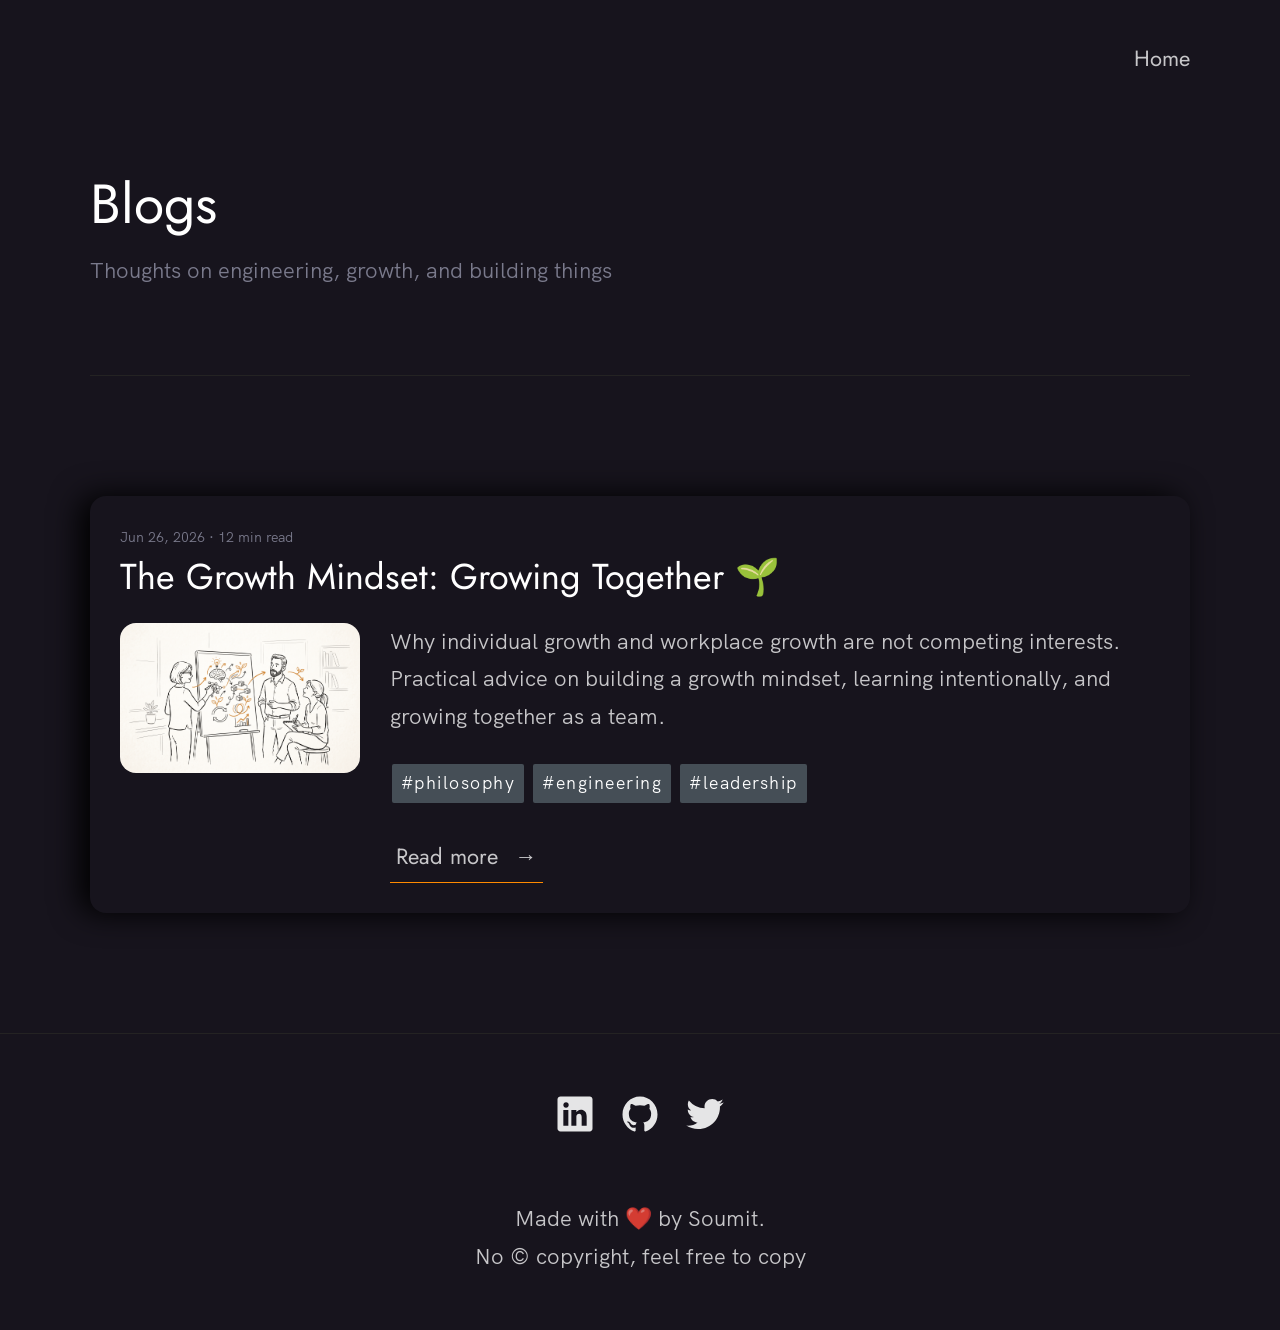
<file: public/blog/index.html>
<!DOCTYPE html>
<html lang="en">
  <head>
    <meta charset="UTF-8" />
    <meta name="viewport" content="width=device-width, initial-scale=1.0" />
    <title>Blogs - Soumit Das</title>
    <meta name="description" content="Blog posts by Soumit Das on engineering leadership, growth mindset, LLM, AI Coding, AI Workflows, TypeScript, NestJS, MongoDB, AWS etc" />
    <link rel="canonical" href="https://www.soumitdas.com/blog/" />
    <meta property="og:title" content="Blogs - Soumit Das" />
    <meta property="og:description" content="Blog posts by Soumit Das on engineering leadership, growth mindset, LLM, AI Coding, AI Workflows, TypeScript, NestJS, MongoDB, AWS etc" />
    <meta property="og:type" content="website" />
    <meta property="og:url" content="https://www.soumitdas.com/blog/" />
    <meta property="og:image" content="https://www.soumitdas.com/static/images/blogs/gm_cover.png" />
    <meta name="twitter:card" content="summary_large_image" />
    <meta name="twitter:title" content="Blogs - Soumit Das" />
    <meta name="twitter:description" content="Blog posts by Soumit Das on engineering leadership, growth mindset, LLM, AI Coding, AI Workflows, TypeScript, NestJS, MongoDB, AWS etc" />
    <meta name="twitter:image" content="https://www.soumitdas.com/static/images/blogs/gm_cover.png" />
    <link rel="shortcut icon" href="../favicon.ico" type="image/x-icon" />
    <link rel="preload" as="font" href="../static/fonts/HKGrotesk-Regular.woff" type="font/woff" crossorigin="anonymous" />
    <link rel="preload" as="font" href="../static/fonts/Jost-Regular.ttf" type="font/ttf" crossorigin="anonymous" />
    <link rel="stylesheet" href="../static/css/style.css" />
    <!-- Global site tag (gtag.js) - Google Analytics -->
    <script async src="https://www.googletagmanager.com/gtag/js?id=UA-115210819-5"></script>
    <script>
      if (window.location.hostname !== "localhost") {
        window.dataLayer = window.dataLayer || [];
        function gtag(){dataLayer.push(arguments);}
        gtag('js', new Date());

        gtag('config', 'UA-115210819-5');
      }
    </script>
  </head>
  <body>
    <header class="header">
      <div class="container">
        <nav class="navbar" role="navigation">
          <ul class="navbar-items">
            <li class="navbar-item">
              <a href="/" class="navbar-link">Home</a>
            </li>
          </ul>
        </nav>
        <div class="page-banner">
          <h1 class="heading-primary">Blogs</h1>
          <p class="subtitle">Thoughts on engineering, growth, and building things</p>
        </div>
      </div>
    </header>
    <main>
      <section>
        <div class="container">
          <div class="blog-posts-list">
            <article class="blog-post-item">
              <header>
                <p class="blog-post-meta">
                  <time datetime="2026-06-26">Jun 26, 2026</time>
                  <span>&middot;</span> 12 min read
                </p>
                <h3>
                  <a href="./growth-mindset-growing-together/" class="blog-post-title">
                    The Growth Mindset: Growing Together
                    <span>🌱</span>
                  </a>
                </h3>
              </header>
              <div class="blog-post-preview">
                <figure class="blog-post-image">
                  <img src="../static/images/blogs/gm_cover.png" alt="Sketch representing growth mindset and shared learning" />
                </figure>
                <div class="blog-post-body">
                  <p class="blog-post-excerpt">
                    Why individual growth and workplace growth are not competing interests. Practical advice on building a growth mindset, learning intentionally, and growing together as a team.
                  </p>
                  <div class="tags">
                    <span class="tag tag-small">#philosophy</span>
                    <span class="tag tag-small">#engineering</span>
                    <span class="tag tag-small">#leadership</span>
                  </div>
                </div>
              </div>
              <a href="./growth-mindset-growing-together/" class="link-text">
                Read more <span>&rarr;</span>
              </a>
            </article>
          </div>
        </div>
      </section>
    </main>
    <footer class="footer">
      <div class="container">
        <ul class="footer-social-links">
          <li class="footer-social-link-item">
            <a href="https://www.linkedin.com/in/soumitdas99" title="Link to LinkedIn Profile">
              <img src="../static/images/linkedin.svg" class="footer-social-image" alt="LinkedIn" />
            </a>
          </li>
          <li class="footer-social-link-item">
            <a href="https://github.com/soumitdas/" title="Link to Github Profile">
              <img src="../static/images/github.svg" class="footer-social-image" alt="GitHub" />
            </a>
          </li>
          <li class="footer-social-link-item">
            <a href="https://twitter.com/soumitdas99" title="Link to Twitter Profile">
              <img src="../static/images/twitter.svg" class="footer-social-image" alt="Twitter" />
            </a>
          </li>
        </ul>
        <p>
          Made with ❤️ by Soumit. <br />
          No &copy; copyright, feel free to copy
        </p>
      </div>
    </footer>
    <a href="#top" class="back-to-top" title="Back to Top">
      <img src="../static/images/arrow_up.svg" alt="Back to Top" />
    </a>
    <script src="../static/js/main.js"></script>
  </body>
</html>
</file>
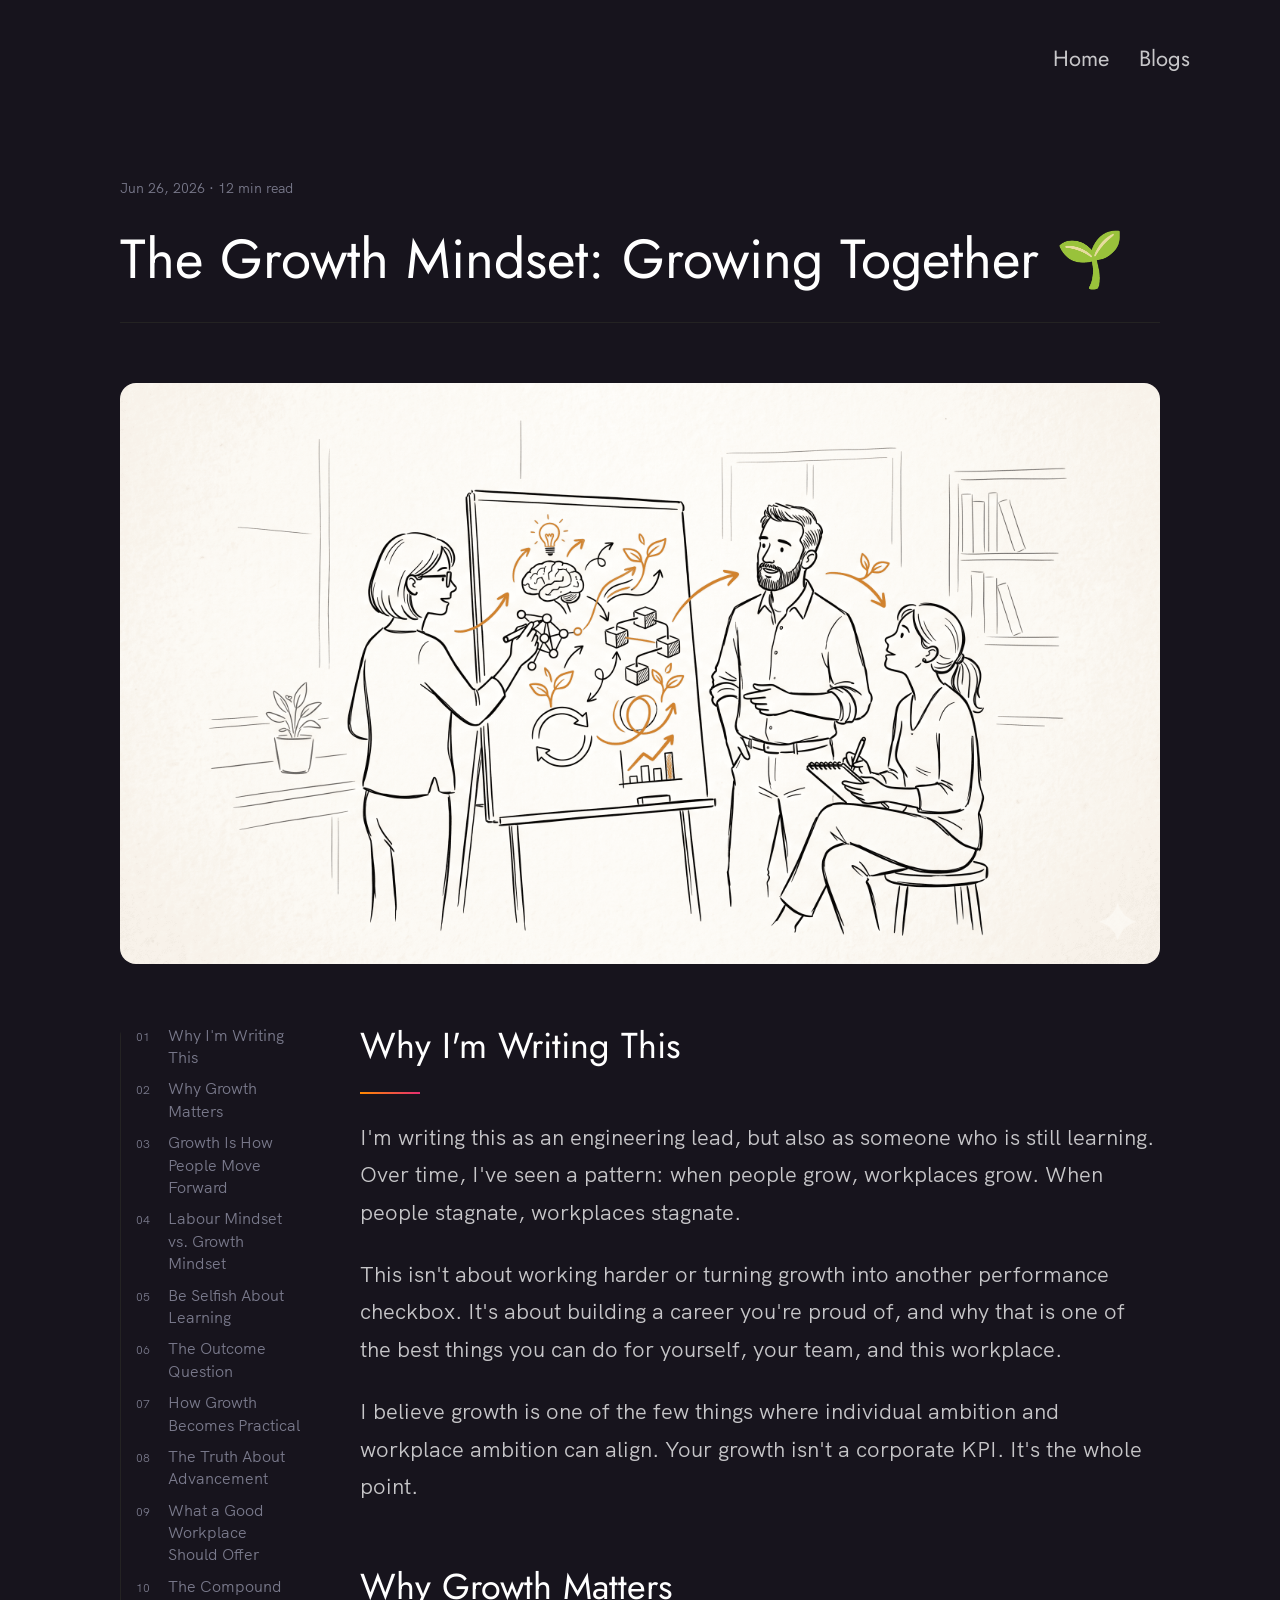
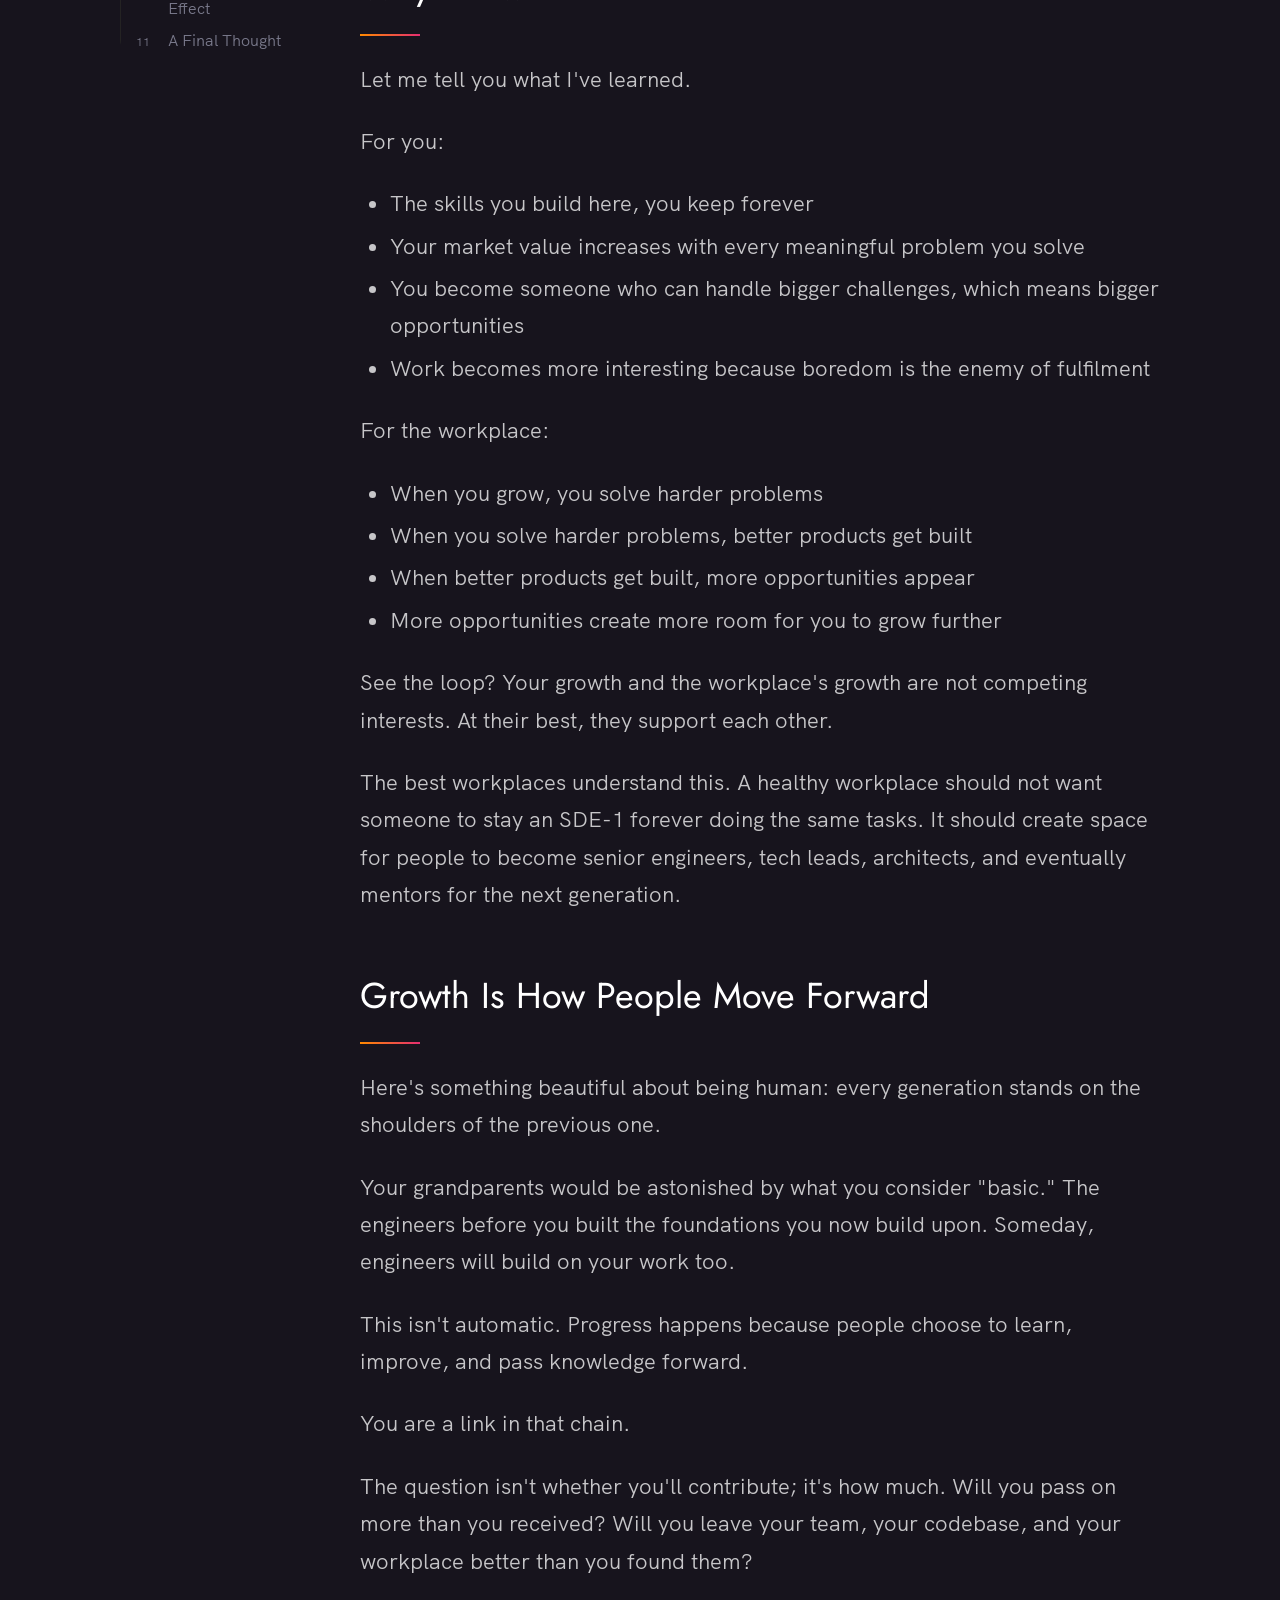
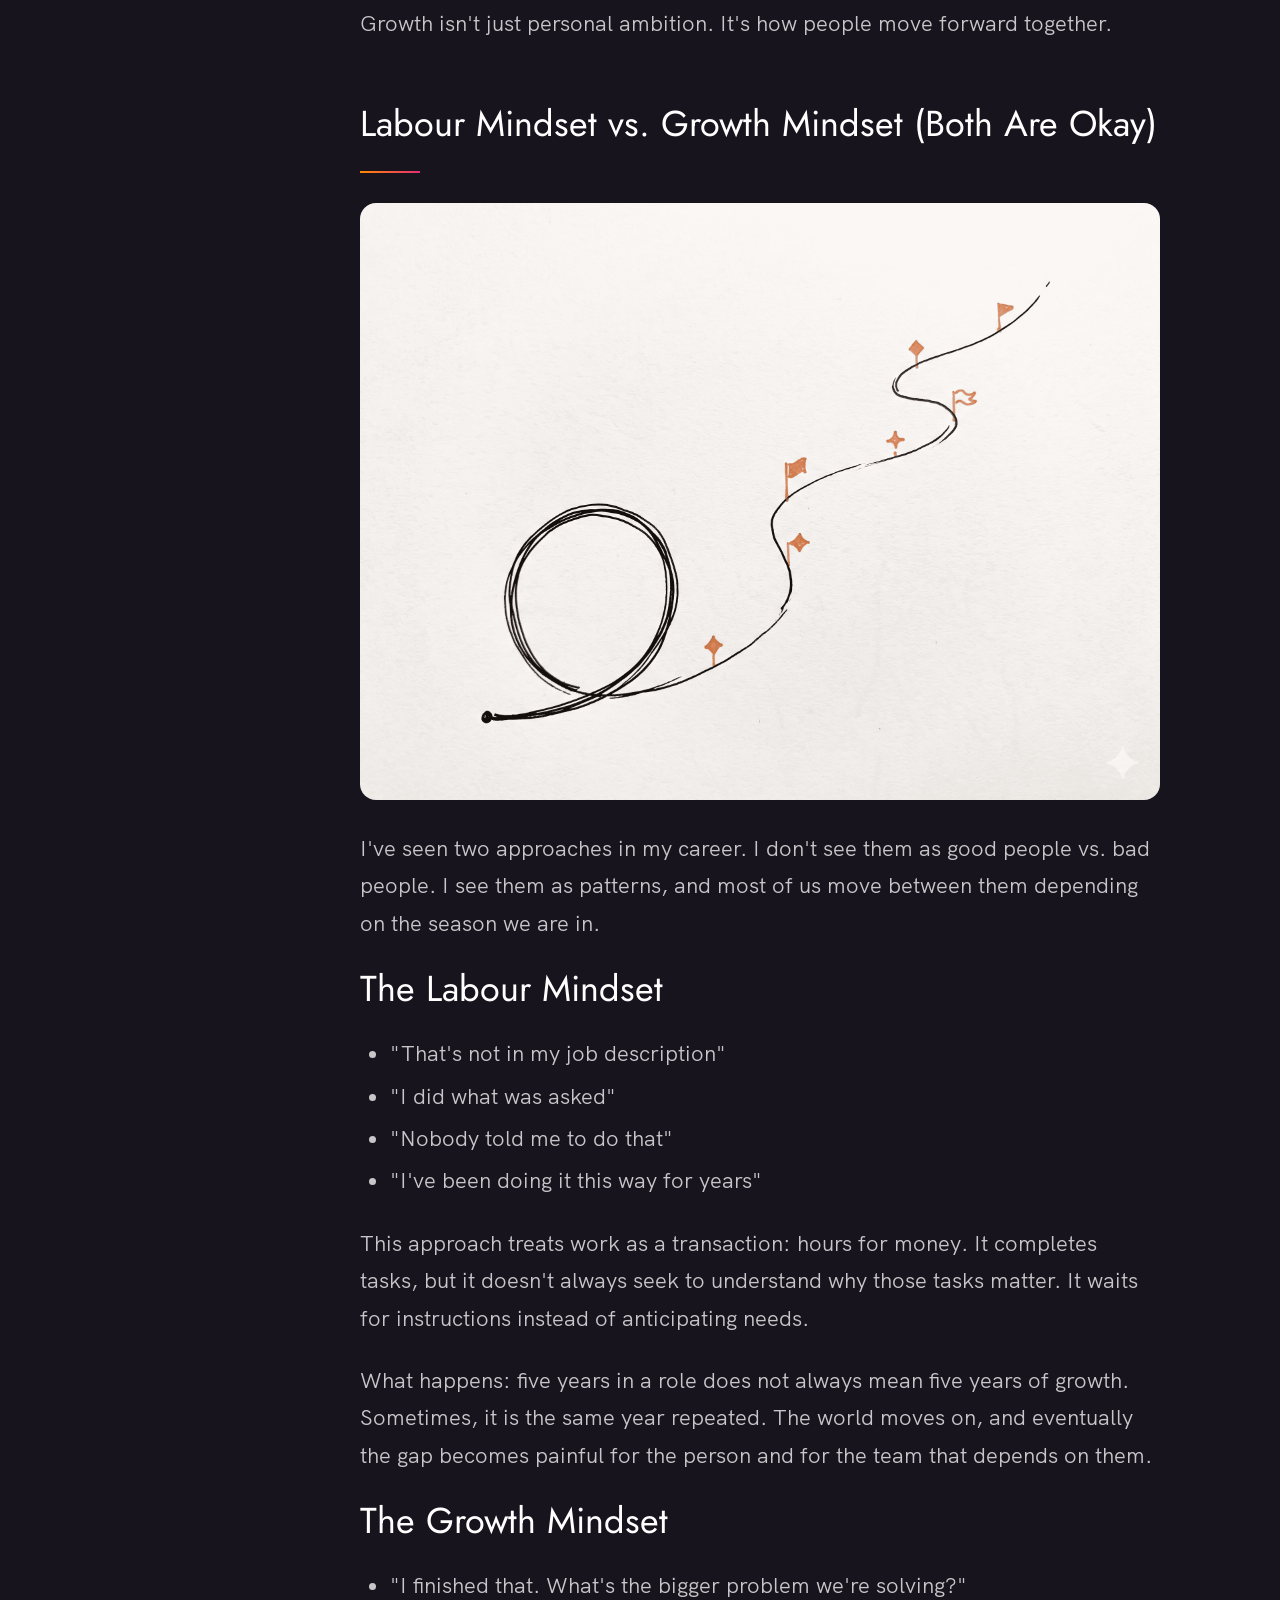
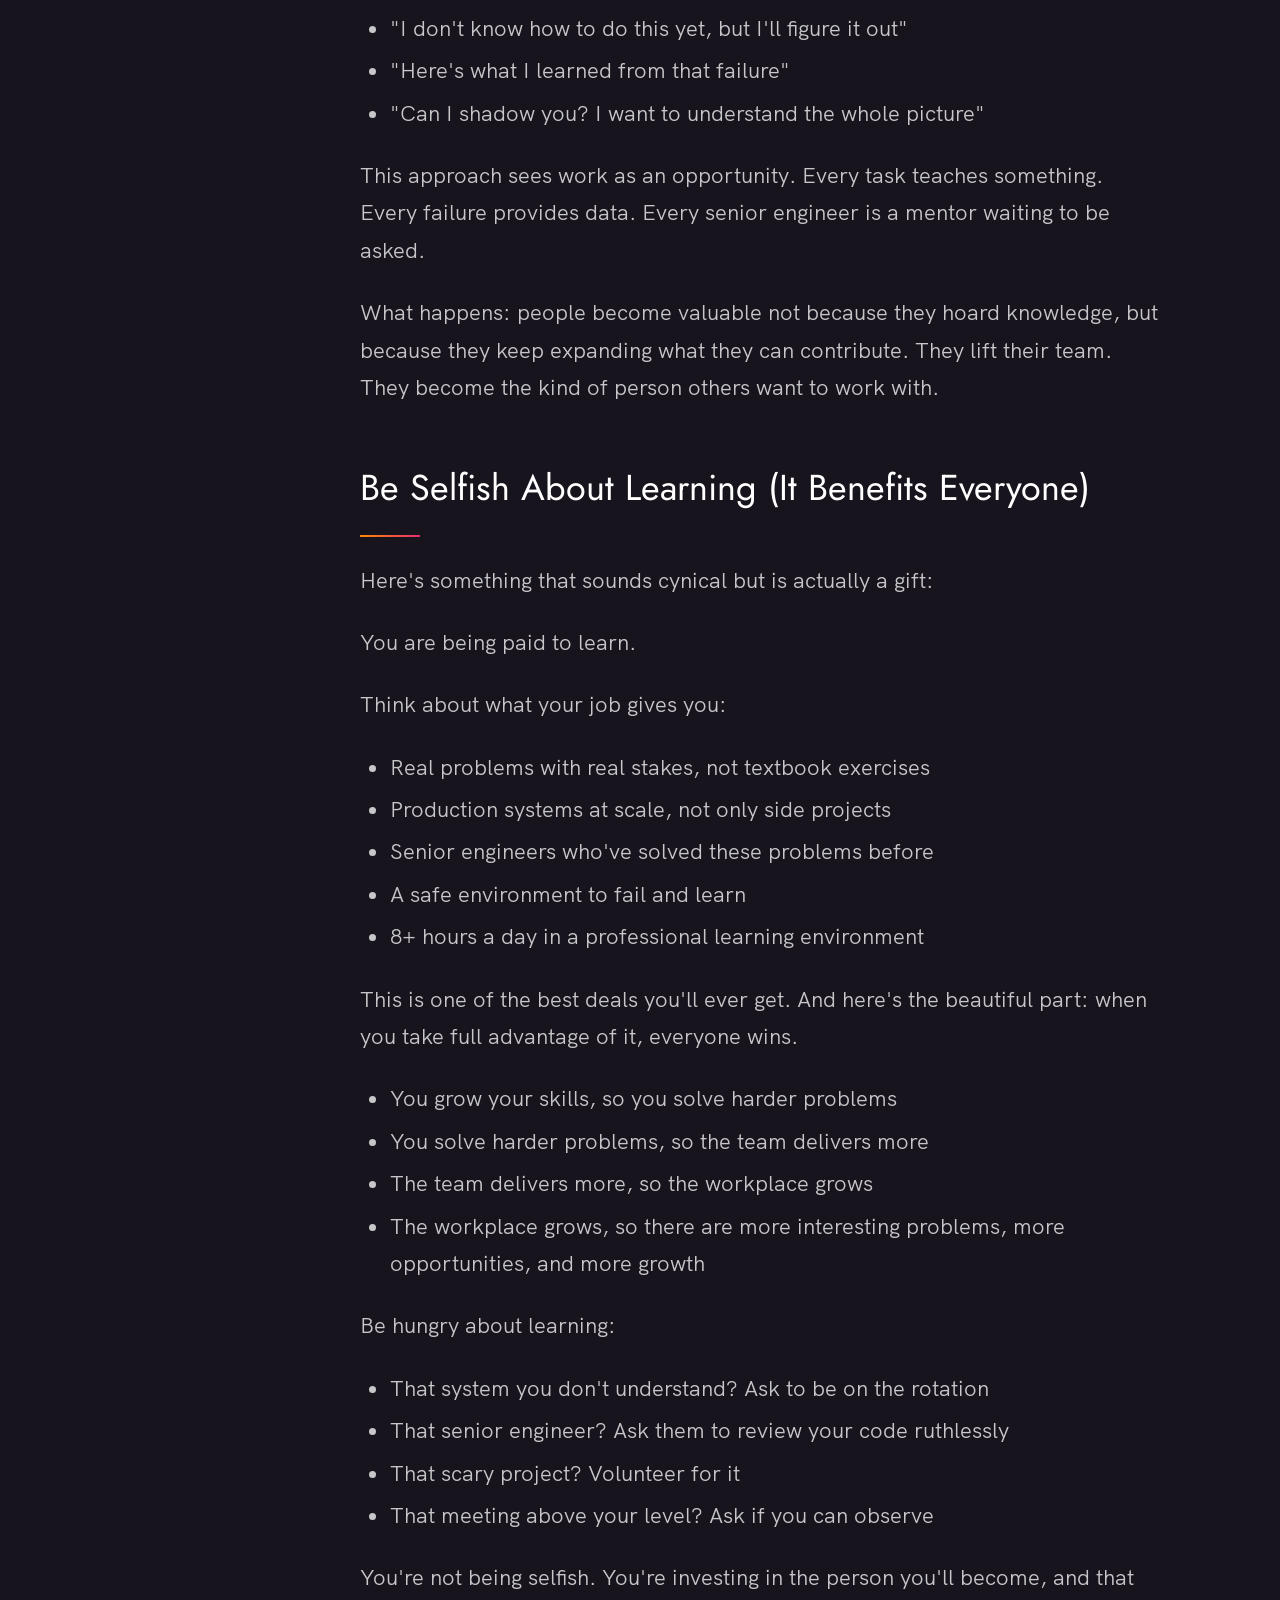
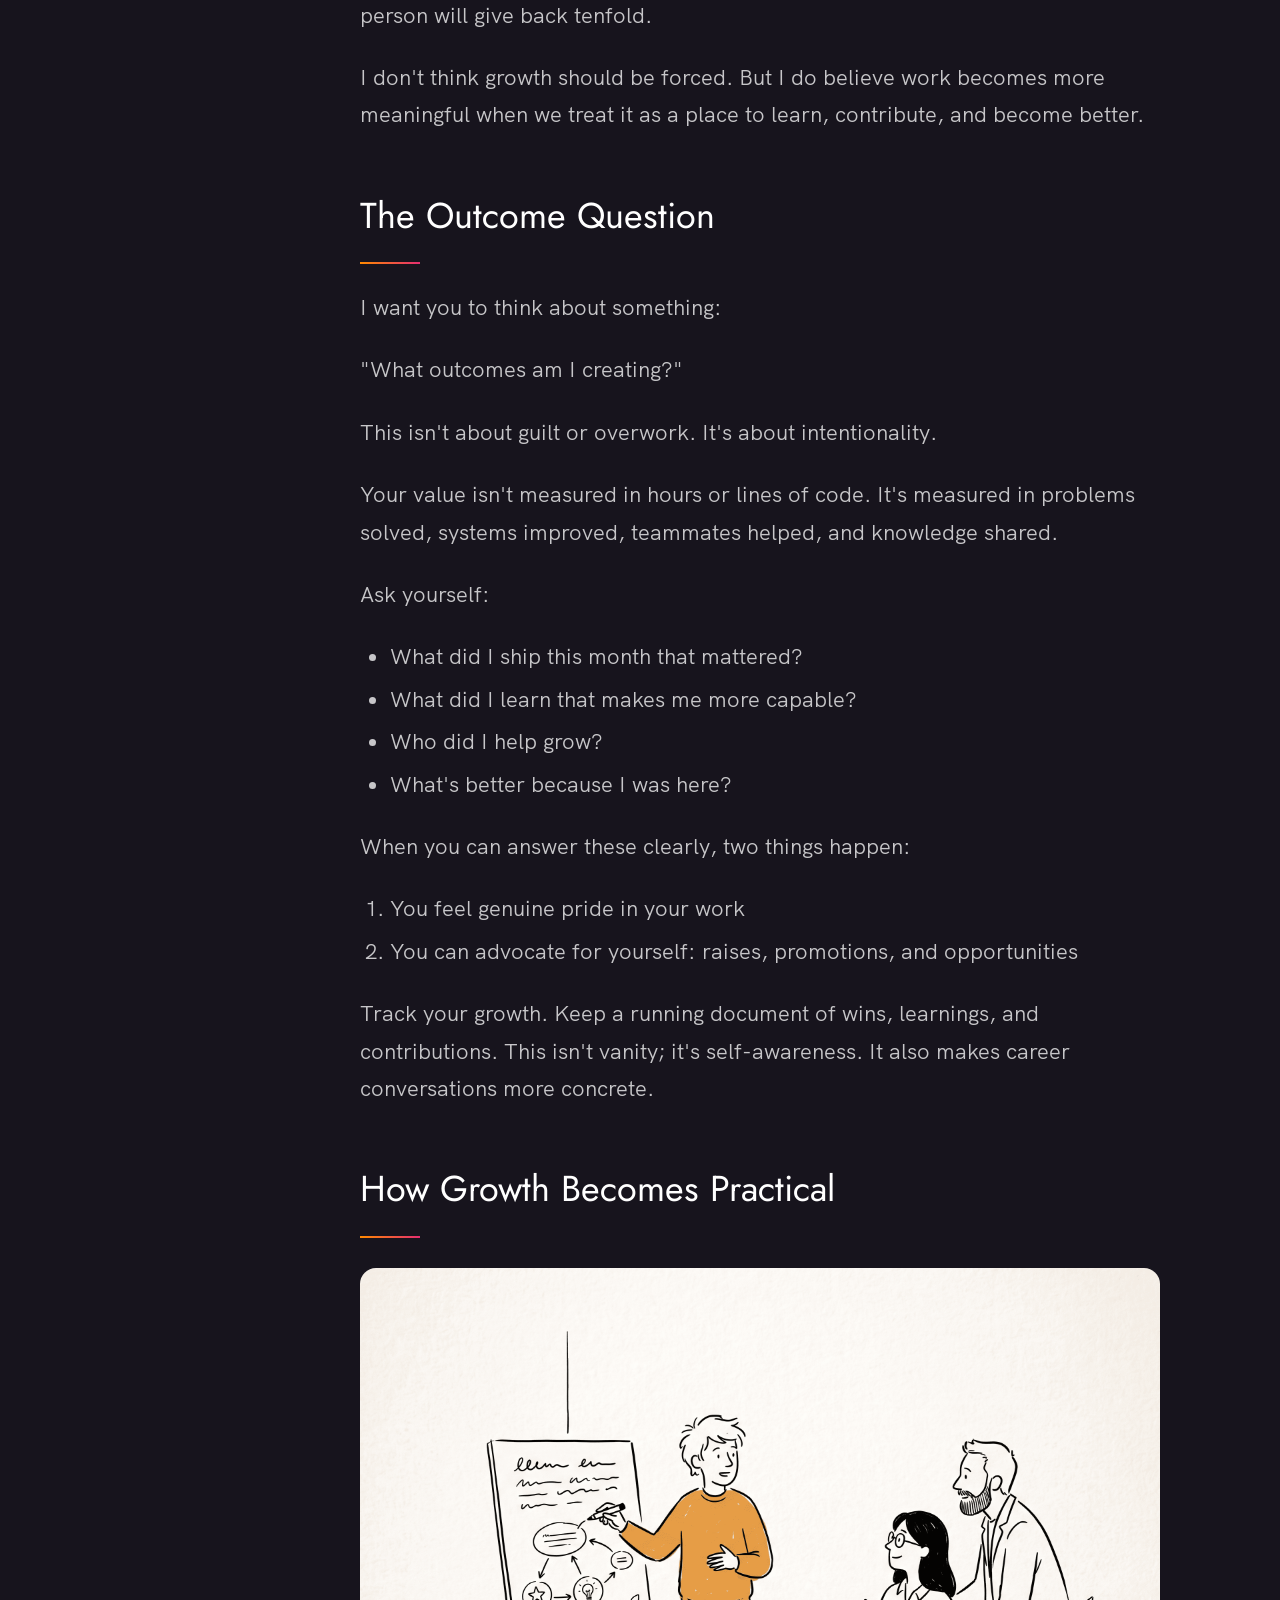
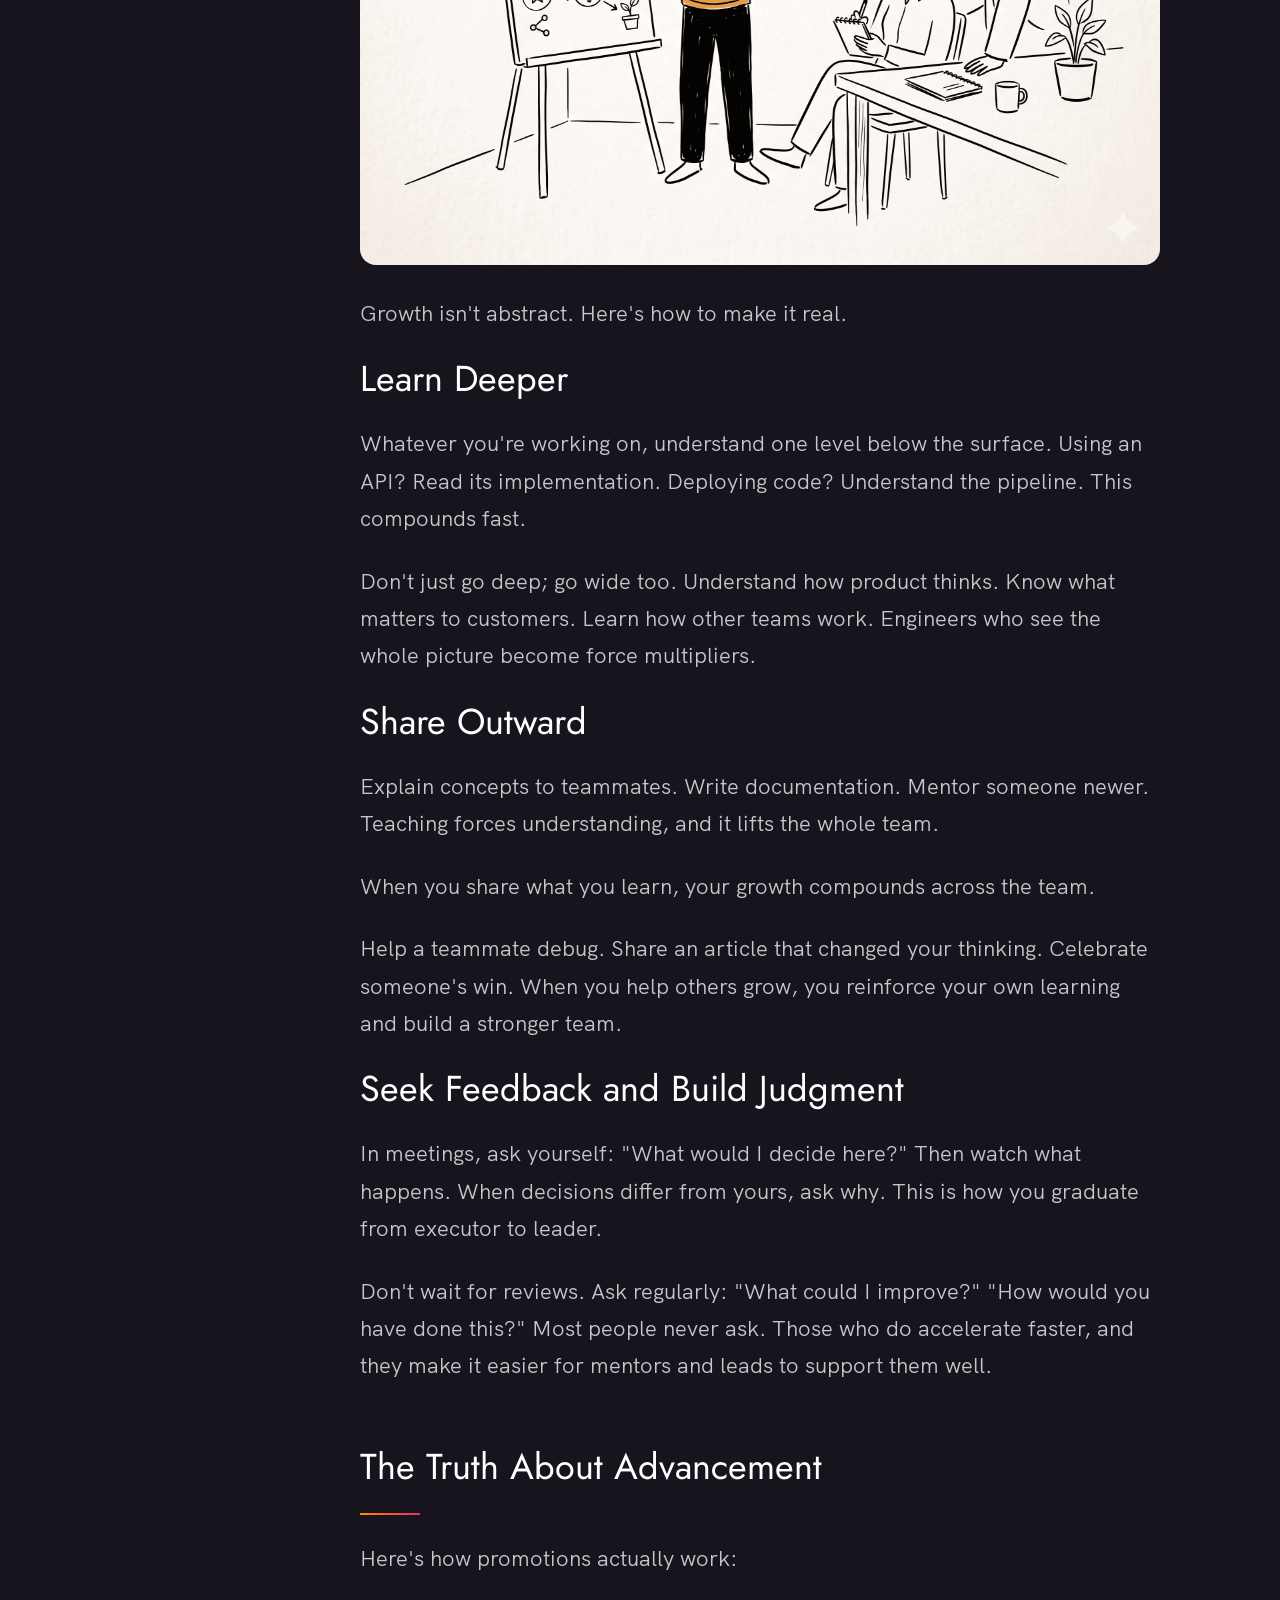
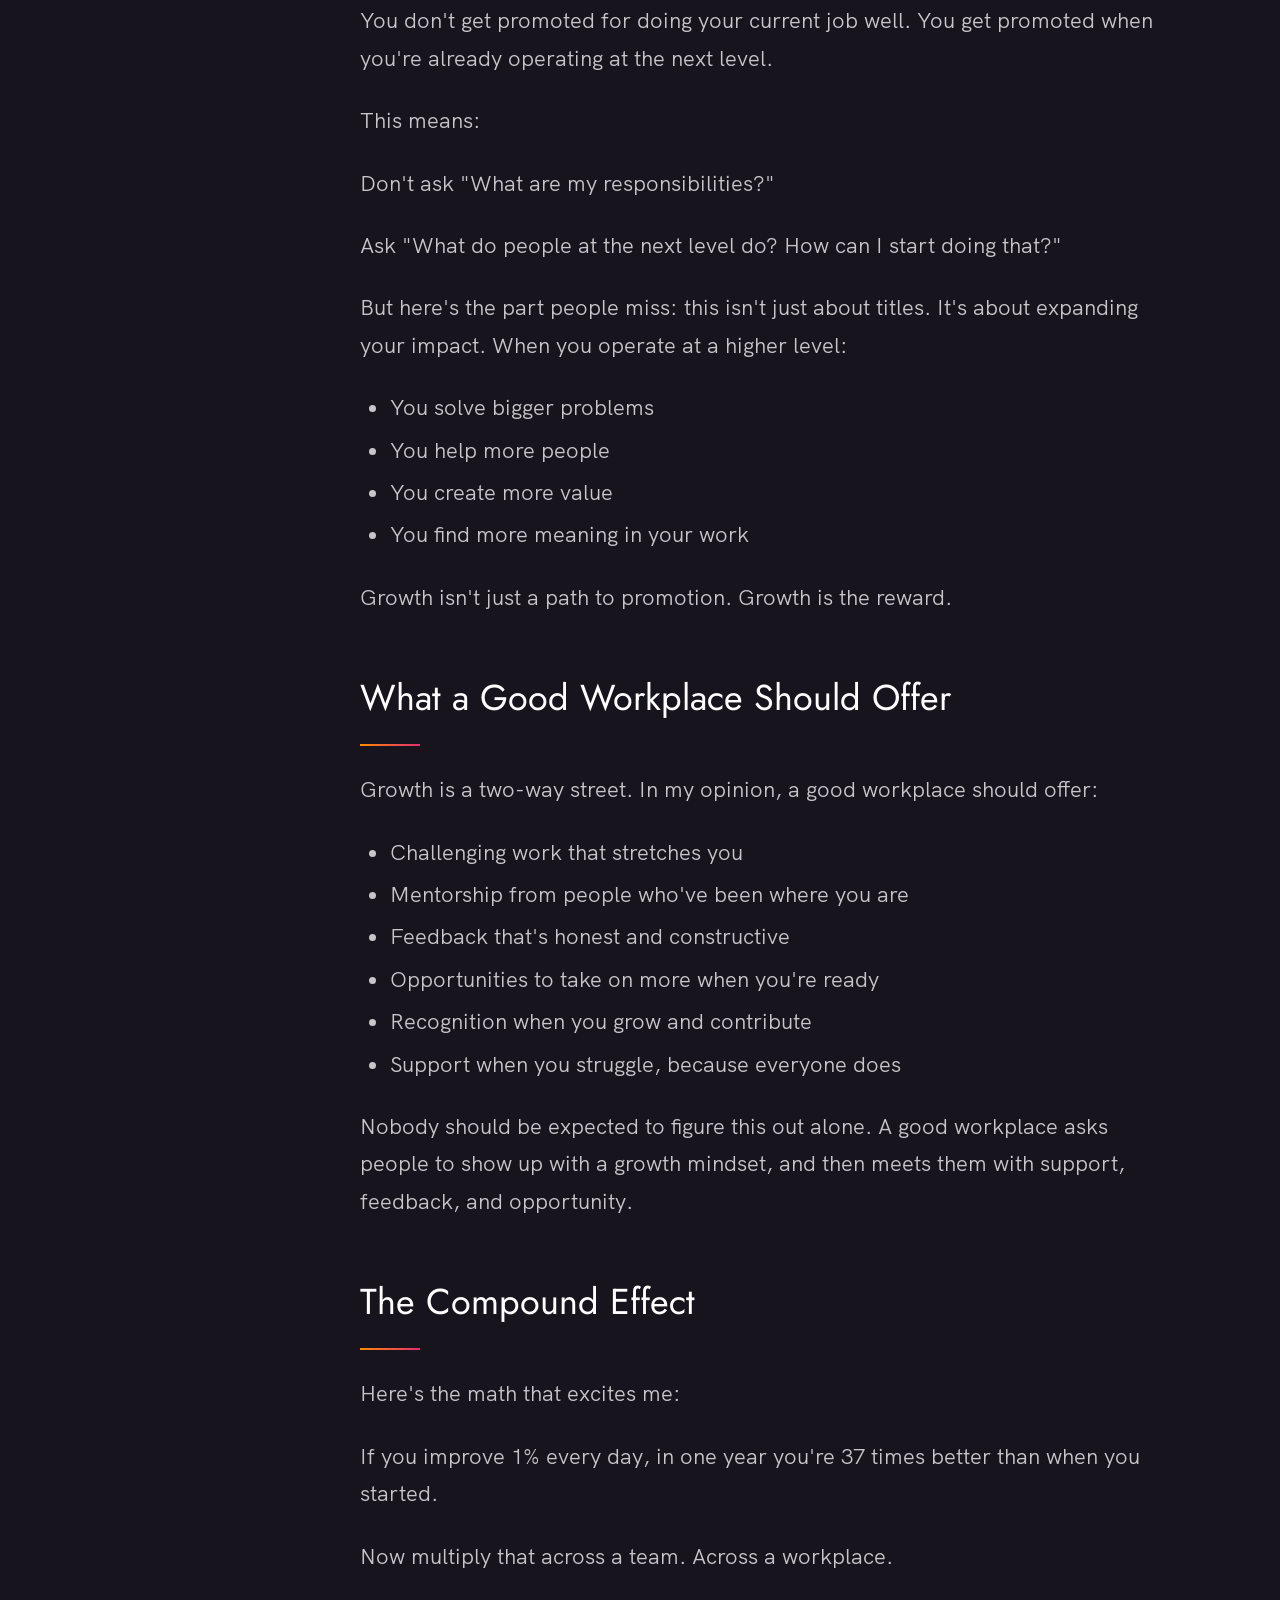
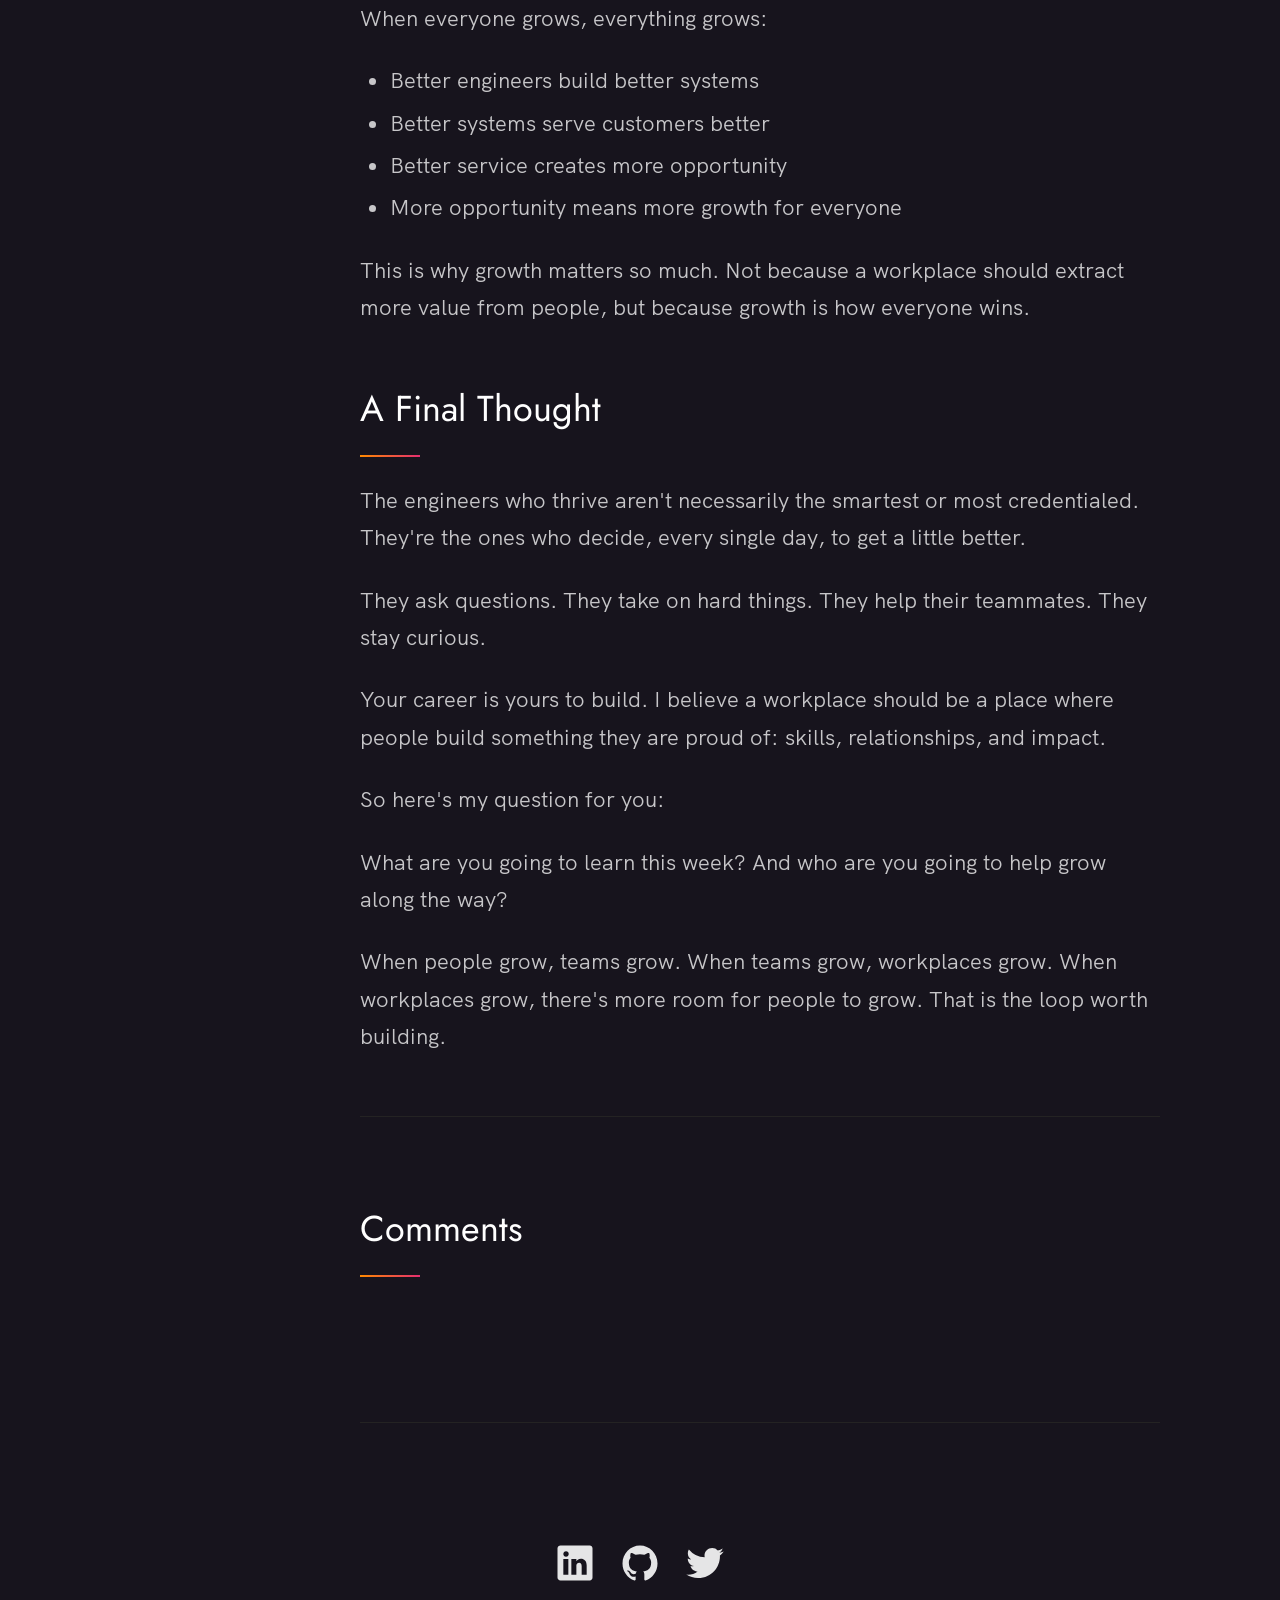
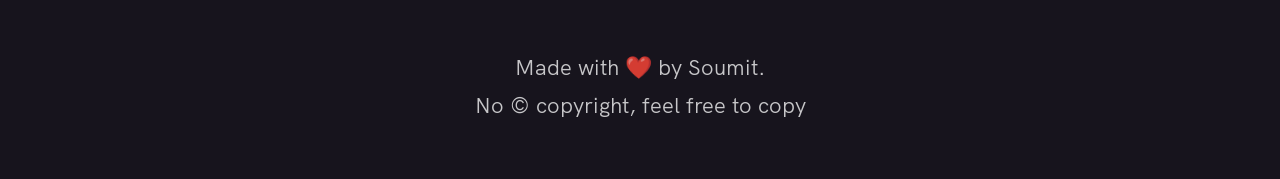
<file: public/blog/growth-mindset-growing-together/index.html>
<!DOCTYPE html>
<html lang="en">
  <head>
    <meta charset="UTF-8" />
    <meta name="viewport" content="width=device-width, initial-scale=1.0" />
    <title>The Growth Mindset: Growing Together - Soumit Das</title>
    <meta name="description" content="Why individual growth and workplace growth are not competing interests. Practical advice on building a growth mindset, learning intentionally, and growing together as a team." />
    <link rel="canonical" href="https://www.soumitdas.com/blog/growth-mindset-growing-together/" />
    <meta property="og:title" content="The Growth Mindset: Growing Together - Soumit Das" />
    <meta property="og:description" content="Why individual growth and workplace growth are not competing interests. Practical advice on building a growth mindset, learning intentionally, and growing together as a team." />
    <meta property="og:type" content="article" />
    <meta property="og:url" content="https://www.soumitdas.com/blog/growth-mindset-growing-together/" />
    <meta property="og:image" content="https://www.soumitdas.com/static/images/blogs/gm_cover.png" />
    <meta property="article:published_time" content="2026-06-26" />
    <meta property="article:author" content="Soumit Das" />
    <meta name="twitter:card" content="summary_large_image" />
    <meta name="twitter:title" content="The Growth Mindset: Growing Together - Soumit Das" />
    <meta name="twitter:description" content="Why individual growth and workplace growth are not competing interests. Practical advice on building a growth mindset, learning intentionally, and growing together as a team." />
    <meta name="twitter:image" content="https://www.soumitdas.com/static/images/blogs/gm_cover.png" />
    <link rel="shortcut icon" href="../../favicon.ico" type="image/x-icon" />
    <link rel="preload" as="font" href="../../static/fonts/HKGrotesk-Regular.woff" type="font/woff" crossorigin="anonymous" />
    <link rel="preload" as="font" href="../../static/fonts/Jost-Regular.ttf" type="font/ttf" crossorigin="anonymous" />
    <link rel="stylesheet" href="../../static/css/style.css" />
    <!-- Global site tag (gtag.js) - Google Analytics -->
    <script async src="https://www.googletagmanager.com/gtag/js?id=UA-115210819-5"></script>
    <script>
      if (window.location.hostname !== "localhost") {
        window.dataLayer = window.dataLayer || [];
        function gtag(){dataLayer.push(arguments);}
        gtag('js', new Date());

        gtag('config', 'UA-115210819-5');
      }
    </script>
  </head>
  <body>
    <header class="header">
      <div class="container">
        <nav class="navbar" role="navigation">
          <ul class="navbar-items">
            <li class="navbar-item">
              <a href="/" class="navbar-link">Home</a>
            </li>
            <li class="navbar-item">
              <a href="/blog/" class="navbar-link">Blogs</a>
            </li>
          </ul>
        </nav>
      </div>
    </header>
    <main>
      <article class="blog-article">
        <div class="container container-narrow">
          <div class="blog-article-layout">
            <header class="blog-article-header">
              <p class="blog-post-meta">
                <time datetime="2026-06-26">Jun 26, 2026</time>
                <span>&middot;</span> 12 min read
              </p>
              <h1>The Growth Mindset: Growing Together <span>🌱</span></h1>
            </header>
            <figure class="blog-article-image blog-article-cover">
              <img src="../../static/images/blogs/gm_cover.png" alt="Sketch representing growth mindset and shared learning" />
            </figure>
            <aside class="toc toc-desktop" aria-label="Table of Contents">
              <nav>
                <ol>
                  <li><a href="#why-im-writing-this">Why I'm Writing This</a></li>
                  <li><a href="#why-growth-matters">Why Growth Matters</a></li>
                  <li><a href="#growth-is-how-people-move-forward">Growth Is How People Move Forward</a></li>
                  <li><a href="#labour-mindset-vs-growth-mindset">Labour Mindset vs. Growth Mindset</a></li>
                  <li><a href="#be-selfish-about-learning">Be Selfish About Learning</a></li>
                  <li><a href="#the-outcome-question">The Outcome Question</a></li>
                  <li><a href="#how-growth-becomes-practical">How Growth Becomes Practical</a></li>
                  <li><a href="#the-truth-about-advancement">The Truth About Advancement</a></li>
                  <li><a href="#what-a-good-workplace-should-offer">What a Good Workplace Should Offer</a></li>
                  <li><a href="#the-compound-effect">The Compound Effect</a></li>
                  <li><a href="#a-final-thought">A Final Thought</a></li>
                </ol>
              </nav>
            </aside>

            <div class="blog-article-content">

            <details class="toc toc-mobile">
              <summary>In this article</summary>
              <nav aria-label="Table of Contents">
                <ol>
                  <li><a href="#why-im-writing-this">Why I'm Writing This</a></li>
                  <li><a href="#why-growth-matters">Why Growth Matters</a></li>
                  <li><a href="#growth-is-how-people-move-forward">Growth Is How People Move Forward</a></li>
                  <li><a href="#labour-mindset-vs-growth-mindset">Labour Mindset vs. Growth Mindset</a></li>
                  <li><a href="#be-selfish-about-learning">Be Selfish About Learning</a></li>
                  <li><a href="#the-outcome-question">The Outcome Question</a></li>
                  <li><a href="#how-growth-becomes-practical">How Growth Becomes Practical</a></li>
                  <li><a href="#the-truth-about-advancement">The Truth About Advancement</a></li>
                  <li><a href="#what-a-good-workplace-should-offer">What a Good Workplace Should Offer</a></li>
                  <li><a href="#the-compound-effect">The Compound Effect</a></li>
                  <li><a href="#a-final-thought">A Final Thought</a></li>
                </ol>
              </nav>
            </details>

            <h2 id="why-im-writing-this">Why I'm Writing This</h2>
            <p>
              I'm writing this as an engineering lead, but also as someone who is still learning. Over time, I've seen a pattern: when people grow, workplaces grow. When people stagnate, workplaces stagnate.
            </p>
            <p>
              This isn't about working harder or turning growth into another performance checkbox. It's about building a career you're proud of, and why that is one of the best things you can do for yourself, your team, and this workplace.
            </p>
            <p>
              I believe growth is one of the few things where individual ambition and workplace ambition can align. Your growth isn't a corporate KPI. It's the whole point.
            </p>

            <h2 id="why-growth-matters">Why Growth Matters</h2>
            <p>Let me tell you what I've learned.</p>
            <p>For you:</p>
            <ul>
              <li>The skills you build here, you keep forever</li>
              <li>Your market value increases with every meaningful problem you solve</li>
              <li>You become someone who can handle bigger challenges, which means bigger opportunities</li>
              <li>Work becomes more interesting because boredom is the enemy of fulfilment</li>
            </ul>
            <p>For the workplace:</p>
            <ul>
              <li>When you grow, you solve harder problems</li>
              <li>When you solve harder problems, better products get built</li>
              <li>When better products get built, more opportunities appear</li>
              <li>More opportunities create more room for you to grow further</li>
            </ul>
            <p>
              See the loop? Your growth and the workplace's growth are not competing interests. At their best, they support each other.
            </p>
            <p>
              The best workplaces understand this. A healthy workplace should not want someone to stay an SDE-1 forever doing the same tasks. It should create space for people to become senior engineers, tech leads, architects, and eventually mentors for the next generation.
            </p>

            <h2 id="growth-is-how-people-move-forward">Growth Is How People Move Forward</h2>
            <p>
              Here's something beautiful about being human: every generation stands on the shoulders of the previous one.
            </p>
            <p>
              Your grandparents would be astonished by what you consider "basic." The engineers before you built the foundations you now build upon. Someday, engineers will build on your work too.
            </p>
            <p>
              This isn't automatic. Progress happens because people choose to learn, improve, and pass knowledge forward.
            </p>
            <p>
              You are a link in that chain.
            </p>
            <p>
              The question isn't whether you'll contribute; it's how much. Will you pass on more than you received? Will you leave your team, your codebase, and your workplace better than you found them?
            </p>
            <p>
              Growth isn't just personal ambition. It's how people move forward together.
            </p>

            <h2 id="labour-mindset-vs-growth-mindset">Labour Mindset vs. Growth Mindset (Both Are Okay)</h2>
            <figure class="blog-article-image">
              <img src="../../static/images/blogs/gm_growth_mindest.png" alt="Sketch showing two paths for different mindsets" />
            </figure>
            <p>
              I've seen two approaches in my career. I don't see them as good people vs. bad people. I see them as patterns, and most of us move between them depending on the season we are in.
            </p>

            <h3>The Labour Mindset</h3>
            <ul>
              <li>"That's not in my job description"</li>
              <li>"I did what was asked"</li>
              <li>"Nobody told me to do that"</li>
              <li>"I've been doing it this way for years"</li>
            </ul>
            <p>
              This approach treats work as a transaction: hours for money. It completes tasks, but it doesn't always seek to understand why those tasks matter. It waits for instructions instead of anticipating needs.
            </p>
            <p>
              What happens: five years in a role does not always mean five years of growth. Sometimes, it is the same year repeated. The world moves on, and eventually the gap becomes painful for the person and for the team that depends on them.
            </p>

            <h3>The Growth Mindset</h3>
            <ul>
              <li>"I finished that. What's the bigger problem we're solving?"</li>
              <li>"I don't know how to do this yet, but I'll figure it out"</li>
              <li>"Here's what I learned from that failure"</li>
              <li>"Can I shadow you? I want to understand the whole picture"</li>
            </ul>
            <p>
              This approach sees work as an opportunity. Every task teaches something. Every failure provides data. Every senior engineer is a mentor waiting to be asked.
            </p>
            <p>
              What happens: people become valuable not because they hoard knowledge, but because they keep expanding what they can contribute. They lift their team. They become the kind of person others want to work with.
            </p>

            <h2 id="be-selfish-about-learning">Be Selfish About Learning (It Benefits Everyone)</h2>
            <p>
              Here's something that sounds cynical but is actually a gift:
            </p>
            <p>
              You are being paid to learn.
            </p>
            <p>Think about what your job gives you:</p>
            <ul>
              <li>Real problems with real stakes, not textbook exercises</li>
              <li>Production systems at scale, not only side projects</li>
              <li>Senior engineers who've solved these problems before</li>
              <li>A safe environment to fail and learn</li>
              <li>8+ hours a day in a professional learning environment</li>
            </ul>
            <p>
              This is one of the best deals you'll ever get. And here's the beautiful part: when you take full advantage of it, everyone wins.
            </p>
            <ul>
              <li>You grow your skills, so you solve harder problems</li>
              <li>You solve harder problems, so the team delivers more</li>
              <li>The team delivers more, so the workplace grows</li>
              <li>The workplace grows, so there are more interesting problems, more opportunities, and more growth</li>
            </ul>
            <p>Be hungry about learning:</p>
            <ul>
              <li>That system you don't understand? Ask to be on the rotation</li>
              <li>That senior engineer? Ask them to review your code ruthlessly</li>
              <li>That scary project? Volunteer for it</li>
              <li>That meeting above your level? Ask if you can observe</li>
            </ul>
            <p>
              You're not being selfish. You're investing in the person you'll become, and that person will give back tenfold.
            </p>
            <p>
              I don't think growth should be forced. But I do believe work becomes more meaningful when we treat it as a place to learn, contribute, and become better.
            </p>

            <h2 id="the-outcome-question">The Outcome Question</h2>
            <p>
              I want you to think about something:
            </p>
            <p>
              "What outcomes am I creating?"
            </p>
            <p>
              This isn't about guilt or overwork. It's about intentionality.
            </p>
            <p>
              Your value isn't measured in hours or lines of code. It's measured in problems solved, systems improved, teammates helped, and knowledge shared.
            </p>
            <p>Ask yourself:</p>
            <ul>
              <li>What did I ship this month that mattered?</li>
              <li>What did I learn that makes me more capable?</li>
              <li>Who did I help grow?</li>
              <li>What's better because I was here?</li>
            </ul>
            <p>When you can answer these clearly, two things happen:</p>
            <ol>
              <li>You feel genuine pride in your work</li>
              <li>You can advocate for yourself: raises, promotions, and opportunities</li>
            </ol>
            <p>
              Track your growth. Keep a running document of wins, learnings, and contributions. This isn't vanity; it's self-awareness. It also makes career conversations more concrete.
            </p>

            <h2 id="how-growth-becomes-practical">How Growth Becomes Practical</h2>
            <figure class="blog-article-image">
              <img src="../../static/images/blogs/gm_how_we_grow_togather.png" alt="Sketch of teammates learning and growing together" />
            </figure>
            <p>Growth isn't abstract. Here's how to make it real.</p>

            <h3>Learn Deeper</h3>
            <p>
              Whatever you're working on, understand one level below the surface. Using an API? Read its implementation. Deploying code? Understand the pipeline. This compounds fast.
            </p>
            <p>
              Don't just go deep; go wide too. Understand how product thinks. Know what matters to customers. Learn how other teams work. Engineers who see the whole picture become force multipliers.
            </p>

            <h3>Share Outward</h3>
            <p>
              Explain concepts to teammates. Write documentation. Mentor someone newer. Teaching forces understanding, and it lifts the whole team.
            </p>
            <p>
              When you share what you learn, your growth compounds across the team.
            </p>
            <p>
              Help a teammate debug. Share an article that changed your thinking. Celebrate someone's win. When you help others grow, you reinforce your own learning and build a stronger team.
            </p>

            <h3>Seek Feedback and Build Judgment</h3>
            <p>
              In meetings, ask yourself: "What would I decide here?" Then watch what happens. When decisions differ from yours, ask why. This is how you graduate from executor to leader.
            </p>
            <p>
              Don't wait for reviews. Ask regularly: "What could I improve?" "How would you have done this?" Most people never ask. Those who do accelerate faster, and they make it easier for mentors and leads to support them well.
            </p>

            <h2 id="the-truth-about-advancement">The Truth About Advancement</h2>
            <p>
              Here's how promotions actually work:
            </p>
            <p>
              You don't get promoted for doing your current job well. You get promoted when you're already operating at the next level.
            </p>
            <p>This means:</p>
            <p>
              Don't ask "What are my responsibilities?"
            </p>
            <p>
              Ask "What do people at the next level do? How can I start doing that?"
            </p>
            <p>
              But here's the part people miss: this isn't just about titles. It's about expanding your impact. When you operate at a higher level:
            </p>
            <ul>
              <li>You solve bigger problems</li>
              <li>You help more people</li>
              <li>You create more value</li>
              <li>You find more meaning in your work</li>
            </ul>
            <p>
              Growth isn't just a path to promotion. Growth is the reward.
            </p>

            <h2 id="what-a-good-workplace-should-offer">What a Good Workplace Should Offer</h2>
            <p>
              Growth is a two-way street. In my opinion, a good workplace should offer:
            </p>
            <ul>
              <li>Challenging work that stretches you</li>
              <li>Mentorship from people who've been where you are</li>
              <li>Feedback that's honest and constructive</li>
              <li>Opportunities to take on more when you're ready</li>
              <li>Recognition when you grow and contribute</li>
              <li>Support when you struggle, because everyone does</li>
            </ul>
            <p>
              Nobody should be expected to figure this out alone. A good workplace asks people to show up with a growth mindset, and then meets them with support, feedback, and opportunity.
            </p>

            <h2 id="the-compound-effect">The Compound Effect</h2>
            <p>
              Here's the math that excites me:
            </p>
            <p>
              If you improve 1% every day, in one year you're 37 times better than when you started.
            </p>
            <p>
              Now multiply that across a team. Across a workplace.
            </p>
            <p>When everyone grows, everything grows:</p>
            <ul>
              <li>Better engineers build better systems</li>
              <li>Better systems serve customers better</li>
              <li>Better service creates more opportunity</li>
              <li>More opportunity means more growth for everyone</li>
            </ul>
            <p>
              This is why growth matters so much. Not because a workplace should extract more value from people, but because growth is how everyone wins.
            </p>

            <h2 id="a-final-thought">A Final Thought</h2>
            <p>
              The engineers who thrive aren't necessarily the smartest or most credentialed. They're the ones who decide, every single day, to get a little better.
            </p>
            <p>
              They ask questions. They take on hard things. They help their teammates. They stay curious.
            </p>
            <p>
              Your career is yours to build. I believe a workplace should be a place where people build something they are proud of: skills, relationships, and impact.
            </p>
            <p>
              So here's my question for you:
            </p>
            <p>
              What are you going to learn this week? And who are you going to help grow along the way?
            </p>
            <p>
              When people grow, teams grow. When teams grow, workplaces grow. When workplaces grow, there's more room for people to grow. That is the loop worth building.
            </p>

            <section class="blog-comments" aria-labelledby="comments-title">
              <h2 id="comments-title">Comments</h2>
              <script src="https://utteranc.es/client.js"
                      repo="soumitdas/soumitdas.com"
                      issue-term="pathname"
                      theme="github-dark-orange"
                      crossorigin="anonymous"
                      async>
              </script>
            </section>

            </div>
          </div>
        </div>
      </article>
    </main>
    <footer class="footer">
      <div class="container">
        <ul class="footer-social-links">
          <li class="footer-social-link-item">
            <a href="https://www.linkedin.com/in/soumitdas99" title="Link to LinkedIn Profile">
              <img src="../../static/images/linkedin.svg" class="footer-social-image" alt="LinkedIn" />
            </a>
          </li>
          <li class="footer-social-link-item">
            <a href="https://github.com/soumitdas/" title="Link to Github Profile">
              <img src="../../static/images/github.svg" class="footer-social-image" alt="GitHub" />
            </a>
          </li>
          <li class="footer-social-link-item">
            <a href="https://twitter.com/soumitdas99" title="Link to Twitter Profile">
              <img src="../../static/images/twitter.svg" class="footer-social-image" alt="Twitter" />
            </a>
          </li>
        </ul>
        <p>
          Made with ❤️ by Soumit. <br />
          No &copy; copyright, feel free to copy
        </p>
      </div>
    </footer>
    <a href="#top" class="back-to-top" title="Back to Top">
      <img src="../../static/images/arrow_up.svg" alt="Back to Top" />
    </a>
    <script src="../../static/js/main.js"></script>
  </body>
</html>
</file>
<file: public/static/css/style.css>
@font-face {
  font-family: "Hk Grotesk";
  font-style: normal;
  font-weight: 400;
  src: url("../fonts/HKGrotesk-Regular.woff") format("woff");
}

@font-face {
  font-family: "Jost";
  font-style: normal;
  font-weight: 400;
  src: url("../fonts/Jost-Regular.ttf") format("woff");
}

:root {
  --font: "Hk Grotesk", sans-serif;
  --font-size-small: 1.8rem;
  --font-size-normal: 2.2rem;
  --font-size-medium: 2.8rem;
  --font-size-medium-1: 3.6rem;
  --font-size-large: 5.5rem;
  --font-size-extra-large: 7.5rem;

  --line-height-normal: 1.7;
  --line-height-small: 1.2;

  --orange: #ff8a00;
  --black: #17141d;
  --white: #fff;
  --white-1: #e5e5e6da;
  --light-dark: #7a7a8c;
  --tag-bg: #454e56;
  --gradient: linear-gradient(90deg, var(--orange), #e52e71);

  --border-bottom: #7a7a8c;
  --border-light: 1px solid rgb(36, 35, 35);

  --container-max-width: 1180px;
  --container-normal-width: 800px;
  --container-medium-width: 700px;
  --container-small-width: 500px;

  --gutter-huge: 12rem;
  --gutter-medium: 6rem;
  --gutter-normal: 3rem;
  --gutter-small: 2.5rem;
  --gutter-small-1: 2.5rem;
  --gutter-extra-small: 2rem;
}

* {
  margin: 0;
  padding: 0;
  box-sizing: inherit;
}

html {
  font-size: 62.5%;
  box-sizing: border-box;
  scroll-behavior: smooth;
  scroll-padding-top: 2.5rem;
}

@media (max-width: 1000px) {
  html {
    font-size: 52%;
  }
}

body {
  font-size: var(--font-size-normal);
  font-family: var(--font);
  font-weight: 400;
  color: var(--white-1);
  line-height: var(--line-height-normal);
  background: var(--black);
  overflow-x: hidden;
}

img {
  object-fit: contain;
  max-width: 100%;
}

.container {
  max-width: var(--container-max-width);
  margin: 0 auto;
}

@media (max-width: 1340px) {
  .container {
    max-width: 1100px;
  }
}

@media (max-width: 1240px) {
  .container {
    padding: 0 var(--gutter-normal);
  }
}
@media (max-width: 600px) {
  .container {
    max-width: 0 var(--gutter-normal);
  }
}

section {
  padding: var(--gutter-huge) 0;
  border-bottom: var(--border-light);
}

/*typography*/
h1,
h2,
h3 {
  font-family: "Jost", sans-serif;
  line-height: var(--line-height-small);
  font-weight: 400;
  color: var(--white);
}

.heading-primary {
  line-height: 1;
  font-size: var(--font-size-extra-large);
  font-weight: 400;
}

h2 {
  font-size: var(--font-size-large);
  margin-bottom: var(--gutter-medium);
}

h2::after {
  content: "";
  display: block;
  height: 2px;
  width: 10rem;
  background: var(--gradient);
  margin: var(--gutter-small) 0;
}

h3 {
  font-size: var(--font-size-medium-1);
  margin-bottom: var(--gutter-small);
}

@media (max-width: 500px) {
  .heading-primary {
    font-size: var(--font-size-large);
  }

  h2 {
    font-size: var(--font-size-medium-1);
  }

  h3 {
    font-size: var(--font-size-medium);
  }
}

p {
  margin: var(--gutter-small-1) 0;
}

/* @media (max-width: 900px) {
 .heading-primary {
    font-size: var(--font-size-large);
  }

  p {
    max-width: var(--container-small-width);
  }
} */

/*nav*/
.navbar {
  display: flex;
  justify-content: flex-end;
  padding: var(--gutter-normal) 0;
}

.navbar-items {
  display: flex;
  list-style: none;
}

.navbar-item:not(:last-child) {
  margin-right: var(--gutter-normal);
}

@media (max-width: 500px) {
  .navbar {
    justify-content: center;
  }
}

/* @media (max-width: 400px) {
  .navbar-item:not(:last-child) {
    margin-right: var(--gutter-normal);
  }
} */

@media (max-width: 300ox) {
  .navbar {
    font-size: var(--font-size-small);
  }
}

.navbar-link {
  position: relative;
  display: inline-block;
  padding: 1rem 0;
  text-decoration: none;
  color: inherit;
}

.navbar-link:hover {
  background: var(--gradient);
  text-shadow: none;
  -webkit-text-fill-color: transparent;
  -webkit-background-clip: text;
  background-clip: text;
}

/* links and button */
a {
  color: var(--white);
  font-weight: 400;
  font-family: "Jost", sans-serif;
  outline: 2px solid transparent;
}

::-moz-focus-inner {
  border: 0;
}

button:focus,
a:focus {
  outline: 2px solid var(--orange);
}

body:not(.user-is-tabbing) button:focus,
body:not(.user-is-tabbing) a:focus {
  outline: none;
}

.link:hover {
  color: var(--orange);
}

.button {
  position: relative;
  display: inline-block;
  padding: 1rem 4.2rem;
  text-decoration: none;
  color: inherit;
  border: 1px solid var(--orange);
  font-weight: 400;
}

.button:focus {
  outline: none;
}

.button::after {
  content: "";
  display: block;
  position: absolute;
  top: 0;
  left: 0;
  right: 100%;
  background: var(--white);
  height: 100%;
  z-index: -1;
  transition: all 0.2s cubic-bezier(1, 0.68, 0.16, 0.9);
}

.button:hover::after,
.button:focus::after {
  right: 0;
  background: var(--gradient);
}

.button-orange {
  background: var(--gradient);
  transition: all 0.2s;
}

.button-orange::after {
  display: none;
}

.button-orange:hover,
.button-orange:focus {
  background: transparent;
}

.link-text {
  position: relative;
  display: inline-block;
  padding: 0.6rem;
  color: inherit;
  text-decoration: none;
  border-bottom: 1px solid var(--orange);
}

.link-text::after {
  content: "";
  display: block;
  position: absolute;
  top: 0;
  left: 0;
  right: 100%;
  background: var(--white);
  height: 100%;
  z-index: -1;
  transition: all 0.2s cubic-bezier(1, 0.68, 0.16, 0.9);
}

.link-text:focus {
  outline: none;
}

.link-text:hover::after,
.link-text:focus:after {
  right: 0;
  background: var(--gradient);
}

.link-text span {
  padding-left: 1rem;
  font-family: sans-serif;
}

/* Skills */
.skills {
  display: flex;
  justify-content: space-between;
}

.skills-icon {
  height: 6.5rem;
  max-width: 18rem;
}

.skills::-webkit-scrollbar {
  width: 10px;
  height: 10px;
}
.skills::-webkit-scrollbar-thumb {
  background: #201c29;
  border-radius: 10px;
  box-shadow: inset 2px 2px 2px hsla(0, 0%, 100%, 0.25),
    inset -2px -2px 2px rgba(0, 0, 0, 0.25);
}

.skills::-webkit-scrollbar-track {
  background: linear-gradient(90deg, #201c29, #201c29 1px, #17141d 0, #17141d);
}

@media (max-width: 1240px) {
  .skills {
    overflow-x: scroll;
    padding: var(--gutter-normal);
  }

  .skills-icon:not(:last-of-type) {
    margin-right: var(--gutter-medium);
  }
}

/* ----- Back to Top ----- */

.back-to-top {
  position: fixed;
  bottom: 4rem;
  right: 4rem;
  display: flex;
  justify-content: center;
  align-items: center;
  height: 5.5rem;
  width: 5.5rem;
  background: var(--gradient);
  border-radius: 50%;
  z-index: 10;
  visibility: hidden;
  transition: all 0.4s;
}

.back-to-top img {
  height: 70%;
}

@media (max-width: 900px) {
  .back-to-top {
    right: 2rem;
  }
}

@media (max-width: 500px) {
  .back-to-top {
    right: 1rem;
  }
}

/* Project Cards */

.project-card {
  padding: var(--gutter-normal);
  border-radius: 16px;
  background: var(--black);
  box-shadow: -1rem 0 3rem #000;
  display: flex;
  align-items: center;
  transition: 0.2s;
  margin: 0;
  scroll-snap-align: start;
  clear: both;
  position: relative;
}

.project-card:hover {
  transform: translateY(-1rem);
}

.project-card:not(:last-child) {
  margin-bottom: var(--gutter-normal);
}

@media (max-width: 900px) {
  .project-card {
    align-items: initial;
    flex-direction: column;
  }
}

.project-image {
  margin-bottom: var(--gutter-normal);
}

/* .project-image img {
  border-top-left-radius: 16px;
  border-top-right-radius: 16px;
} */

.project-text {
  flex: 0 0 30%;
  /* padding: 0 var(--gutter-normal); */
}

.project-text h3:hover {
  background: var(--gradient);
  text-shadow: none;
  -webkit-text-fill-color: transparent;
  -webkit-background-clip: text;
  background-clip: text;
}

.project-text ul {
  list-style-position: inside;
  margin-bottom: var(--gutter-normal);
}

.project-links {
  display: flex;
  align-items: center;
}

.project-source {
  display: block;
  height: 3rem;
  margin-left: var(--gutter-normal);
  transition: all 0.3s;
}

.project-source:hover {
  transform: scale(1.2);
}

@media (min-width: 901px) {
  .project-image {
    flex: 1;
    margin-right: var(--gutter-medium);
    margin-bottom: 0;
  }
  /* .project-image img {
    border-top-left-radius: 16px;
    border-bottom-left-radius: 16px;
  } */

  .project-text {
    flex: 0 0 30%;
    /* padding: var(--gutter-normal) 0; */
  }
}

.show-more-button {
  text-align: center;
  margin-top: var(--gutter-medium);
}

/* Tags */
.tags:not(:last-child) {
  margin-bottom: var(--gutter-normal);
}

.tag {
  display: inline-block;
  border-radius: 3px;
  padding: 0.2em 0.5em 0.3em;
  border-radius: 2px;
  background: var(--tag-bg);
  color: var(--white);
  font-weight: 600;
  letter-spacing: 0.1ch;
  margin: 0.25em 0.1em;
}

.tag-small {
  font-size: 0.8em;
  display: inline-block;
  letter-spacing: 0.15ch;
  font-weight: 400;
}

.tag-large {
  font-size: 1.2em;
  border-radius: 4px;
}

.tag-javascript {
  background: #f0db4f;
  color: black;
}

.tag-vue {
  background: #41b883;
  color: #35495e;
}

.tag-node {
  background: #026e00;
  color: white;
}

.tag-mongo {
  background: #13aa52;
  color: #ececea;
}

.tag-purple {
  color: white;
  background: #6675e0;
}

.tag-react {
  color: #00d8ff;
  background: #222;
}

.tag-firebase {
  background: #ffcb2b;
  color: #12181a;
}

.tag-danger {
  background: hsl(348, 100%, 61%);
  color: #fff;
}

/* Blog cards */
.blogs-list {
  display: flex;
  padding: var(--gutter-small);
  overflow-x: auto;
}

.blogs-list::-webkit-scrollbar {
  width: 10px;
  height: 10px;
}
.blogs-list::-webkit-scrollbar-thumb {
  background: #201c29;
  border-radius: 10px;
  box-shadow: inset 2px 2px 2px hsla(0, 0%, 100%, 0.25),
    inset -2px -2px 2px rgba(0, 0, 0, 0.25);
}

.blogs-list::-webkit-scrollbar-track {
  background: linear-gradient(90deg, #201c29, #201c29 1px, #17141d 0, #17141d);
}

.card {
  height: 550px;
  width: 400px;
  min-width: 350px;
  padding: var(--gutter-normal);
  border-radius: 16px;
  background: var(--black);
  box-shadow: -1rem 0 3rem #000;
  display: flex;
  flex-direction: column;
  transition: 0.2s;
  margin: 0;
  scroll-snap-align: start;
  clear: both;
  position: relative;
}

@media (max-width: 1000px) {
  .card {
    height: 450px;
    width: 300px;
  }
}

.card .buttons {
  margin: 0.5rem 0;
}
.card .button {
  font-size: 14px;
}

.card:focus-within ~ .card,
.card:hover ~ .card {
  transform: translateX(130px);
}

.card:hover {
  transform: translateY(-1rem);
}

.card:not(:first-child) {
  margin-left: -130px;
}

.card-header {
  margin-bottom: 1rem;
}

.card-header p {
  font-size: 14px;
  margin: 0 0 1rem;
  color: var(--light-dark);
}

.card-header h3 {
  margin: 0.25rem 0 auto;
  text-decoration: none;
  border: 0;
  display: inline-block;
}

.card-header h3:hover {
  background: var(--gradient);
  text-shadow: none;
  -webkit-text-fill-color: transparent;
  -webkit-background-clip: text;
  background-clip: text;
}

.card-header h3 span {
  -webkit-text-fill-color: initial;
}

.card-title-link {
  color: inherit;
  text-decoration: none;
}

.card-content {
  margin-top: 1rem;
  margin-bottom: auto;
}

.card-content p {
  margin: 0 0 1rem;
}

/* .header {
  height: 100vh;
} */

.home-banner {
  display: flex;
  padding: var(--gutter-huge) 0;
  border-bottom: var(--border-light);
}

.banner-text {
  flex: 1;
}

.banner-image {
  flex: 0 0 30%;
  max-width: 30rem;
  max-height: 30rem;
  align-items: center;
  margin: 0 var(--gutter-huge);
  border-radius: 9999px;
  background: var(--gradient);
}

.banner-image img {
  display: block;
  margin: 0 auto;
  /* box-shadow: 0 1px 3px 0 rgba(0, 0, 0, 0.1), 0 1px 2px 0 rgba(0, 0, 0, 0.06);
  border-width: 4px;
  border-color: rgba(255, 255, 255, 1); */
  border-radius: 9999px;
}

@media (max-width: 900px) {
  .home-banner {
    align-items: initial;
    flex-direction: column;
  }

  .banner-image {
    margin: 0 auto;
    margin-bottom: var(--gutter-medium);
  }
}

/* Footer */
.footer {
  text-align: center;
  padding: var(--gutter-normal) 0;
}

.footer-social-links {
  display: flex;
  justify-content: center;
  padding: var(--gutter-normal) 0;
  list-style: none;
}

.footer-social-link-item:not(:last-of-type) {
  margin-right: var(--gutter-small);
}

.footer-social-image {
  height: 4rem;
}

.footer-github-buttons {
  display: flex;
  justify-content: center;
}

.footer-github-buttons iframe {
  height: 2.5rem;
  width: 84px;
  transform: translateY(3px);
}

/* Blog list page */
.page-banner {
  padding: var(--gutter-medium) 0;
  border-bottom: var(--border-light);
}

.page-banner .heading-primary {
  font-size: var(--font-size-large);
}

.page-banner .subtitle {
  font-size: var(--font-size-normal);
  color: var(--light-dark);
  margin-top: var(--gutter-extra-small);
}

.blog-posts-list {
  display: flex;
  flex-direction: column;
  gap: var(--gutter-normal);
}

.blog-post-item {
  padding: var(--gutter-normal);
  border-radius: 16px;
  background: var(--black);
  box-shadow: -1rem 0 3rem #000;
  transition: 0.2s;
}

.blog-post-item:hover {
  transform: translateY(-0.5rem);
}

.blog-post-preview {
  margin-top: var(--gutter-small-1);
}

@media (min-width: 700px) {
  .blog-post-preview {
    display: flex;
    align-items: flex-start;
    gap: var(--gutter-normal);
  }
}

.blog-post-image {
  margin-bottom: var(--gutter-normal);
}

@media (min-width: 700px) {
  .blog-post-image {
    flex: 0 0 24rem;
    margin-bottom: 0;
  }
}

.blog-post-image img,
.blog-article-image img {
  display: block;
  width: 100%;
  object-fit: cover;
  border-radius: 16px;
}

.blog-post-image img {
  aspect-ratio: 16 / 10;
}

.blog-post-meta {
  font-size: 14px;
  color: var(--light-dark);
  margin: 0 0 0.5rem;
}

.blog-post-title {
  text-decoration: none;
  color: var(--white);
  display: inline-block;
}

.blog-post-title:hover {
  background: var(--gradient);
  text-shadow: none;
  -webkit-text-fill-color: transparent;
  -webkit-background-clip: text;
  background-clip: text;
}

.blog-post-excerpt {
  color: var(--white-1);
  margin: 0 0 var(--gutter-small-1);
}

.blog-post-item .link-text {
  margin-top: var(--gutter-small-1);
  display: inline-block;
}

@media (min-width: 700px) {
  .blog-post-item .link-text {
    margin-left: calc(24rem + var(--gutter-normal));
  }
}

/* Blog article / detail page */
.container-narrow {
  max-width: var(--container-normal-width);
  margin: 0 auto;
}

.blog-article {
  padding: var(--gutter-medium) 0;
}

@media (max-width: 600px) {
  section {
    padding: var(--gutter-medium) 0;
  }

  .page-banner {
    padding: var(--gutter-normal) 0;
  }

  .blog-article {
    padding: var(--gutter-normal) 0;
  }
}

.blog-article-header {
  margin-bottom: var(--gutter-medium);
  border-bottom: var(--border-light);
  padding-bottom: var(--gutter-normal);
}

/* Table of Contents */
.toc {
  margin-bottom: var(--gutter-normal);
  padding: 1.6rem 2rem;
  border-radius: 12px;
  background: #1f1b29;
  border: var(--border-light);
}

.toc ol {
  list-style: none;
  counter-reset: toc;
  margin: 0;
  padding: 0;
}

.toc ol li {
  display: grid;
  grid-template-columns: 2.4rem minmax(0, 1fr);
  column-gap: 0.8rem;
  align-items: baseline;
}

.toc ol li::before {
  counter-increment: toc;
  content: counter(toc, decimal-leading-zero);
  font-size: 1.2rem;
  line-height: 1.4;
  color: var(--light-dark);
  font-variant-numeric: tabular-nums;
}

.toc li:not(:last-child) {
  margin-bottom: 0.8rem;
}

.toc a {
  min-width: 0;
  text-decoration: none;
  color: var(--light-dark);
  font-family: var(--font);
  font-size: 1.6rem;
  line-height: 1.4;
  border-bottom: 1px solid transparent;
  transition: color 0.2s, border-color 0.2s;
}

.toc a:hover,
.toc a:focus {
  color: var(--white);
  border-bottom-color: var(--orange);
}

.toc-desktop {
  display: none;
}

.toc-mobile {
  display: block;
}

.toc-mobile summary {
  cursor: pointer;
  color: var(--white);
  font-size: var(--font-size-normal);
  font-weight: 400;
}

.toc-mobile summary::-webkit-details-marker {
  color: var(--orange);
}

@media (min-width: 1100px) {
  .blog-article .container-narrow {
    max-width: calc(var(--container-normal-width) + 24rem);
  }

  .blog-article-layout {
    display: grid;
    grid-template-columns: 18rem minmax(0, var(--container-normal-width));
    column-gap: 6rem;
    align-items: start;
  }

  .blog-article-header {
    grid-column: 1 / -1;
    max-width: none;
  }

  .blog-article-cover {
    grid-column: 1 / -1;
  }

  .blog-article-content {
    grid-column: 2;
    grid-row: 3;
    display: block;
  }

  .blog-article-content > h2:first-of-type {
    margin-top: 0;
  }

  .toc-desktop {
    display: block;
    grid-column: 1;
    grid-row: 3;
    align-self: start;
    position: sticky;
    width: 18rem;
    max-height: calc(100vh - 8rem);
    overflow-y: auto;
    background: transparent;
    border: none;
    padding: 0;
    top: 2rem;
  }

  .toc-desktop::before {
    content: "";
    display: block;
    width: 1px;
    height: 100%;
    background-color: rgb(36, 35, 35);
    position: absolute;
    left: 0;
    top: 0;
  }

  .toc-desktop ol {
    padding-left: 1.6rem;
  }

  .toc-desktop a {
    display: block;
  }

  .toc-mobile {
    display: none;
  }
}

.blog-article-header h1 {
  font-size: var(--font-size-large);
  margin-top: var(--gutter-small);
}

.blog-article-image {
  margin: var(--gutter-normal) 0;
}

.blog-article-cover {
  margin: 0 0 var(--gutter-medium);
}

.blog-article-content h2 {
  font-size: var(--font-size-medium-1);
  margin-top: var(--gutter-medium);
  margin-bottom: var(--gutter-small);
  scroll-margin-top: 3rem;
}

.blog-article-content h2::after {
  width: 6rem;
}

.blog-article-content h2:target {
  color: var(--orange);
}

.blog-article-content p {
  margin: var(--gutter-small-1) 0;
  line-height: var(--line-height-normal);
}

.blog-article-content ul,
.blog-article-content ol {
  margin: var(--gutter-small-1) 0;
  padding-left: var(--gutter-normal);
}

.blog-article-content li {
  margin-bottom: 0.5rem;
}

.blog-article-content pre {
  background: #1a1a2e;
  border-radius: 8px;
  padding: var(--gutter-normal);
  overflow-x: auto;
  margin: var(--gutter-small-1) 0;
  font-size: var(--font-size-small);
  line-height: 1.5;
}

.blog-article-content code {
  font-family: "SF Mono", "Fira Code", "Fira Mono", monospace;
  font-size: 0.9em;
}

.blog-article-content p code {
  background: #1a1a2e;
  padding: 0.2em 0.4em;
  border-radius: 4px;
}

.blog-article-footer-note {
  margin-top: var(--gutter-medium);
  padding-top: var(--gutter-normal);
  border-top: var(--border-light);
  font-size: var(--font-size-small);
  color: var(--light-dark);
}

.blog-article-footer-note a {
  color: var(--orange);
}

.blog-comments {
  margin-top: var(--gutter-medium);
  padding-top: var(--gutter-normal);
  border-top: var(--border-light);
}

@media (max-width: 600px) {
  .blog-article-header h1 {
    font-size: var(--font-size-medium-1);
  }
}
</file>
